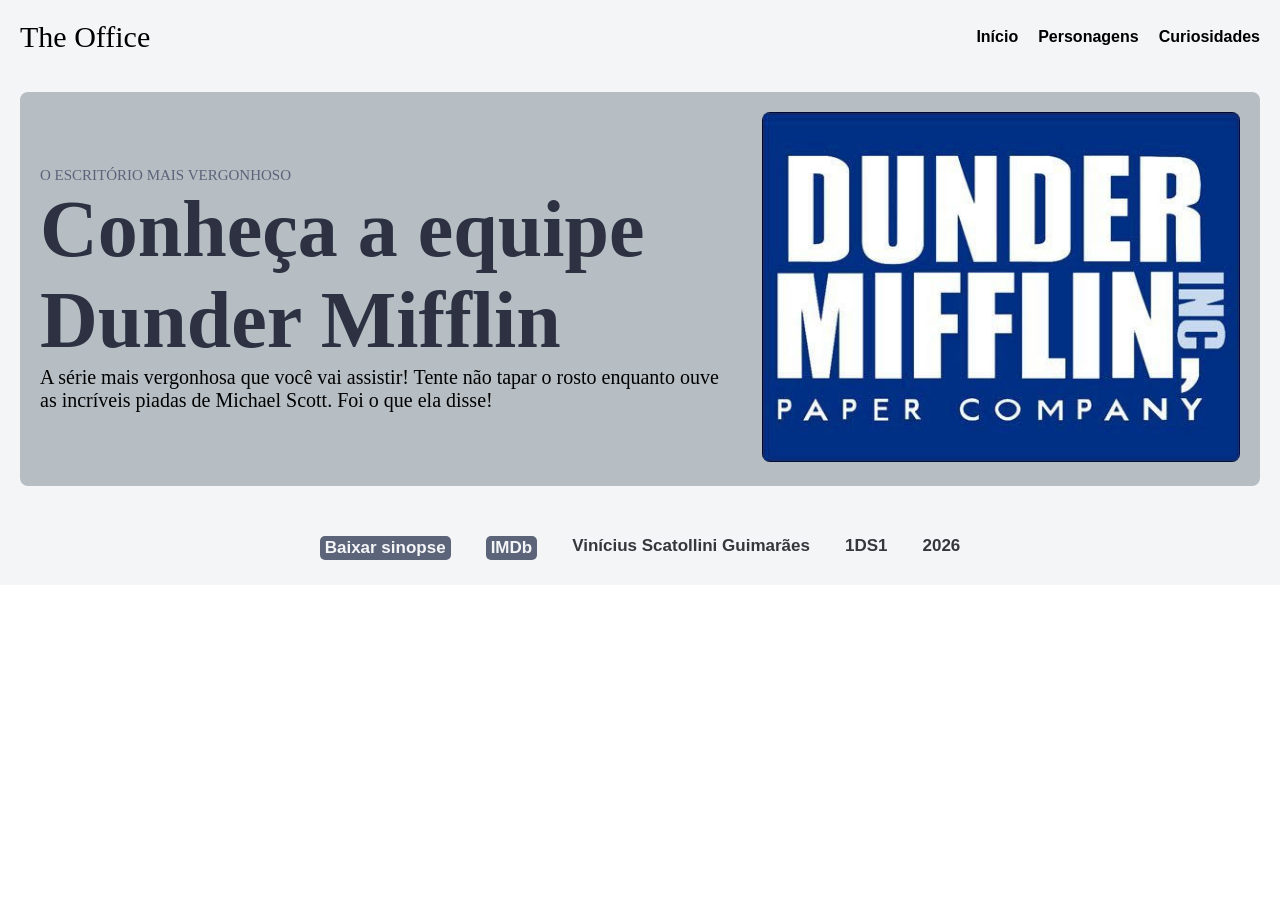
<file: index.html>
<!doctype html>
<html lang="pt-BR">
    <head>
        <meta charset="UTF-8" />
        <title>The Office</title>
        <link rel="stylesheet" href="css/style.css" />
    </head>
    <body>
        <header>
            <section id="header-esquerda">
                <p>The Office</p>
            </section>
            <section id="header-direita">
                <a href="index.html">Início</a>
                <a href="pages/personagens.html">Personagens</a>
                <a href="pages/curiosidades.html">Curiosidades</a>
            </section>
        </header>
        <main>
            <section id="destaque">
                <section id="destaque-txt">
                    <small class="texto-pequeno">O escritório mais vergonhoso</small>
                    <h1>Conheça a equipe Dunder Mifflin</h1>
                    <p>
                        A série mais vergonhosa que você vai assistir! Tente não tapar o rosto
                        enquanto ouve as incríveis piadas de Michael Scott. Foi o que ela disse!
                    </p>
                </section>
                <section id="destaque-img">
                    <img
                        src="assets/img/dunder.jpg"
                        alt="Logotipo da Dunder Mifflin Paper Company Inc" />
                </section>
            </section>
        </main>
        <footer id="rodape">
            <a href="assets/files/descricao.txt" download="descricao.txt">Baixar sinopse</a>
            <a href="https://www.imdb.com/pt/title/tt0386676/">IMDb</a>
            <p>Vinícius Scatollini Guimarães</p>
            <p>1DS1</p>
            <p>2026</p>
        </footer>
    </body>
</html>
</file>
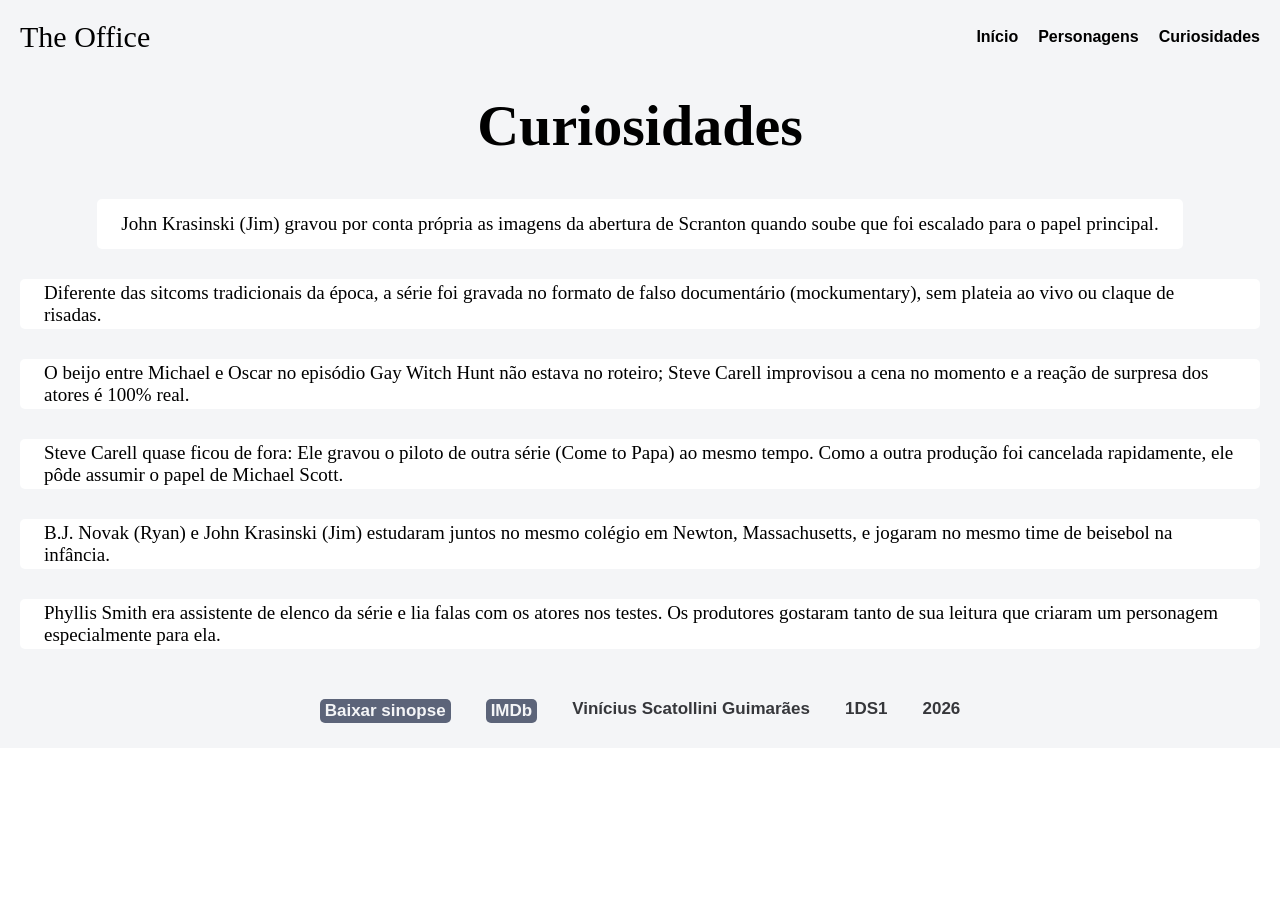
<file: pages/curiosidades.html>
<!doctype html>
<html lang="pt-BR">
    <head>
        <meta charset="UTF-8" />
        <title>The Office</title>
        <link rel="stylesheet" href="../css/style.css" />
    </head>
    <body>
        <header>
            <section id="header-esquerda">
                <p>The Office</p>
            </section>
            <section id="header-direita">
                <a href="../index.html">Início</a>
                <a href="personagens.html">Personagens</a>
                <a href="curiosidades.html">Curiosidades</a>
            </section>
        </header>
        <main>
            <section class="curiosidades-titulo">
                <h2>Curiosidades</h2>
            </section>
            <section class="curiosidades">
                <section class="curiosidades-card">
                    <p class="curiosidades-txt">
                        John Krasinski (Jim) gravou por conta própria as imagens da abertura de
                        Scranton quando soube que foi escalado para o papel principal.
                    </p>
                </section>
                <section class="curiosidades-card">
                    <p class="curiosidades-txt">
                        Diferente das sitcoms tradicionais da época, a série foi gravada no formato
                        de falso documentário (mockumentary), sem plateia ao vivo ou claque de
                        risadas.
                    </p>
                </section>
                <section class="curiosidades-card">
                    <p class="curiosidades-txt">
                        O beijo entre Michael e Oscar no episódio Gay Witch Hunt não estava no
                        roteiro; Steve Carell improvisou a cena no momento e a reação de surpresa
                        dos atores é 100% real.
                    </p>
                </section>
                <section class="curiosidades-card">
                    <p class="curiosidades-txt">
                        Steve Carell quase ficou de fora: Ele gravou o piloto de outra série (Come
                        to Papa) ao mesmo tempo. Como a outra produção foi cancelada rapidamente,
                        ele pôde assumir o papel de Michael Scott.
                    </p>
                </section>
                <section class="curiosidades-card">
                    <p class="curiosidades-txt">
                        B.J. Novak (Ryan) e John Krasinski (Jim) estudaram juntos no mesmo colégio
                        em Newton, Massachusetts, e jogaram no mesmo time de beisebol na infância.
                    </p>
                </section>
                <section class="curiosidades-card">
                    <p class="curiosidades-txt">
                        Phyllis Smith era assistente de elenco da série e lia falas com os atores
                        nos testes. Os produtores gostaram tanto de sua leitura que criaram um
                        personagem especialmente para ela.
                    </p>
                </section>
            </section>
        </main>
        <footer id="rodape">
            <a href="../assets/files/descricao.txt" download="descricao.txt">Baixar sinopse</a>
            <a href="https://www.imdb.com/pt/title/tt0386676/">IMDb</a>
            <p>Vinícius Scatollini Guimarães</p>
            <p>1DS1</p>
            <p>2026</p>
        </footer>
    </body>
</html>
</file>
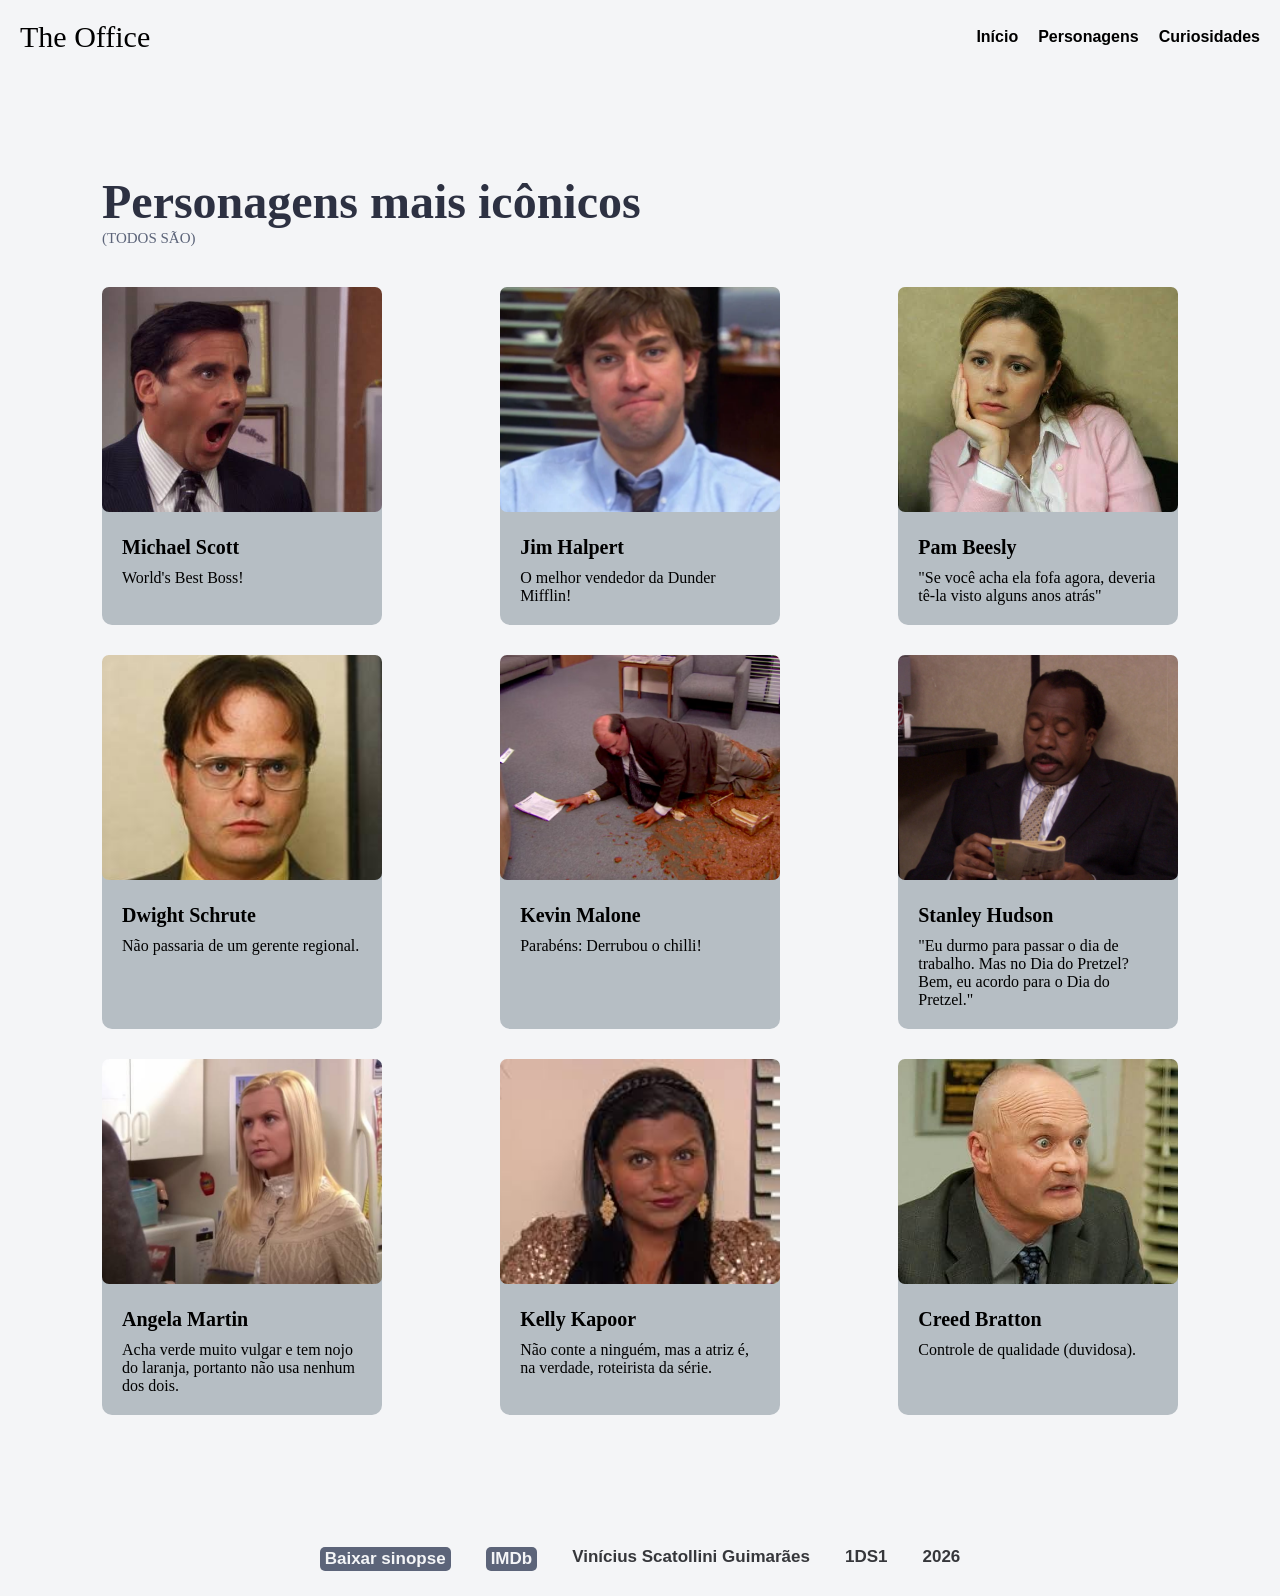
<file: pages/personagens.html>
<!DOCTYPE html>
<html lang="pt-BR">
  <head>
    <meta charset="UTF-8" />
    <title>The Office</title>
    <link rel="stylesheet" href="../css/style.css" />
  </head>
  <body>
    <header>
      <section id="header-esquerda">
        <p>The Office</p>
      </section>
      <section id="header-direita">
        <a href="../index.html">Início</a>
        <a href="personagens.html">Personagens</a>
        <a href="curiosidades.html">Curiosidades</a>
      </section>
    </header>
    <main>
      <section id="galeria">
        <section id="galeria-txt">
          <h2>Personagens mais icônicos</h2>
          <small class="texto-pequeno">(Todos são)</small>
        </section>
        <section id="galeria-cards">
          <section class="card">
            <section>
              <img src="../assets/img/michael-scott.jpg" alt="Michael Scott bravo"/>
            </section>
            <section class="card-txt">
              <h3>Michael Scott</h3>
              <p>World's Best Boss!</p>
            </section>
          </section>
          <section class="card">
            <section>
              <img src="../assets/img/jim.jpg" alt="Jim Halpert"/>
            </section>
            <section class="card-txt">
              <h3>Jim Halpert</h3>
              <p>O melhor vendedor da Dunder Mifflin!</p>
            </section>
          </section>
          <section class="card">
            <section>
              <img src="../assets/img/pam.jpg" alt="Pam Beesly entediada"/>
            </section>
            <section class="card-txt">
              <h3>Pam Beesly</h3>
              <p>"Se você acha ela fofa agora, deveria tê-la visto alguns anos atrás"</p>
            </section>
          </section>
          <section class="card">
            <section>
              <img src="../assets/img/dwight.jpg" alt="Dwight Schrute sério"/>
            </section>
            <section class="card-txt">
              <h3>Dwight Schrute</h3>
              <p>Não passaria de um gerente regional.</p>
            </section>
          </section>
          <section class="card">
            <section>
              <img src="../assets/img/kevin.jpg" alt="Kevin Malone com chilli derramado no chão"/>
            </section>
            <section class="card-txt">
              <h3>Kevin Malone</h3>
              <p>Parabéns: Derrubou o chilli!</p>
            </section>
          </section>
          <section class="card">
            <section>
              <img src="../assets/img/stanley.png" alt="Stanley Hudson fazendo cruzadinhas"/>
            </section>
            <section class="card-txt">
              <h3>Stanley Hudson</h3>
              <p>"Eu durmo para passar o dia de trabalho. Mas no Dia do Pretzel? Bem, eu acordo para o Dia do Pretzel."</p>
            </section>
          </section>
          <section class="card">
            <section>
              <img src="../assets/img/angela.jpg" alt="Angela Martin séria"/>
            </section>
            <section class="card-txt">
              <h3>Angela Martin</h3>
              <p>Acha verde muito vulgar e tem nojo do laranja, portanto não usa nenhum dos dois.</p>
            </section>
          </section>
          <section class="card">
            <section>
              <img src="../assets/img/kelly.jpg" alt="Kelly Kapoor sorrindo"/>
            </section>
            <section class="card-txt">
              <h3>Kelly Kapoor</h3>
              <p>Não conte a ninguém, mas a atriz é, na verdade, roteirista da série.</p>
            </section>
          </section>
          <section class="card">
            <section>
              <img src="../assets/img/creed.jpg" alt="Creed Bratton bravo "/>
            </section>
            <section class="card-txt">
              <h3>Creed Bratton</h3>
              <p>Controle de qualidade (duvidosa).</p>
            </section>
          </section>
        </section>
      </section>
    </main>
    <footer id="rodape">
      <a href="../assets/files/descricao.txt" download="descricao.txt">Baixar sinopse</a>
      <a href="https://www.imdb.com/pt/title/tt0386676/">IMDb</a>
      <p>Vinícius Scatollini Guimarães</p>
      <p>1DS1</p>
      <p>2026</p>
    </footer>
  </body>
</html>
</file>
<file: css/style.css>
* {
    margin: 0;
    padding: 0;
    box-sizing: border-box;
    font-family: serif;

}

header {
    padding: 20px;
    display: flex;
    justify-content: space-between;
    background-color: #f4f5f7;
    align-items: center;
    padding-bottom: 18px;
}

main {
    padding: 20px;
    background-color: #f4f5f7;
}

#header-esquerda p {
    color: black;
    font-weight: medium;
    font-size: 30px;
}

.texto-pequeno {
    color: #5c6479;
    text-transform: uppercase;
    font-size: 15px;
}

#header-direita {
    display: flex;
    gap: 20px;
}

#header-direita a {
    color: black;
    font-weight: bold;
    font-family: Arial;
    text-decoration: none;
}

#destaque {
    background-color: rgb(182, 190, 196);
    padding: 20px;
    display: flex;
    align-items: center;
    gap: 40px;
    justify-content: space-between;
    border-radius: 8px;
}

#destaque-txt h1 {
    color: #2d3142;
    font-size: 80px;
}

#destaque-txt p {
    font-size: 20px;
}

#destaque-img img {
    height: 350px;
    object-fit: cover;
    border-radius: 8px;
}

#galeria {
    padding: 5%;
}

#galeria-txt {
    padding: 20px;
}

#galeria-txt h2 {
    color: #2d3142;
    font-size: 48px;
}

.card {
    background-color: rgb(182, 190, 196);
    width: 26%;
    border-radius: 10px;
}

.card img {
    width: 100%;
    border-radius: 7px;
    height: 225px;
    object-fit: cover;
}

.card h3 {
    font-weight: bold;
    font-size: 20px;
    margin-bottom: 10px;
}

.card-txt {
    padding: 20px;
}

#galeria-cards {
    display: flex;
    padding: 20px;
    gap: 30px;
    justify-content: space-between;
    flex-wrap: wrap;
}

.curiosidades {
    display: flex;
    flex-direction: column;
    gap: 30px;
    align-items: center;
}
.curiosidades-card {
    display: flex;
    background-color: white;
    border-radius: 5px;
    height: 50px;
    padding: 24px;
    flex-direction: column;
    justify-content: center;
}

.curiosidades-txt {
    color: black;
    font-size: 19px;
    align-items: center;
}

#rodape {
    display: flex;
    background-color: #f4f5f7;
    padding: 1px;
    gap: 35px;
    justify-content: center;
    flex-wrap: wrap;
    font-size: 17px;
    padding-bottom: 25px;
    padding-top: 30px;
}

#rodape p {
    font-weight: bold;
    font-family: Arial;
    color: #36373b;
}

#rodape a {
    font-family: Arial;
    font-weight: bold;
    text-decoration: none;
    color: #f4f5f7;
    padding: 2px;
    padding-right: 5px;
    padding-left: 5px;
    background-color: #5c6479;
    border-radius: 5px;
}

.curiosidades-titulo h2 {
    font-size: 58px;
    display: flex;
    justify-content: center;
    margin-bottom: 40px;
}
</file>
